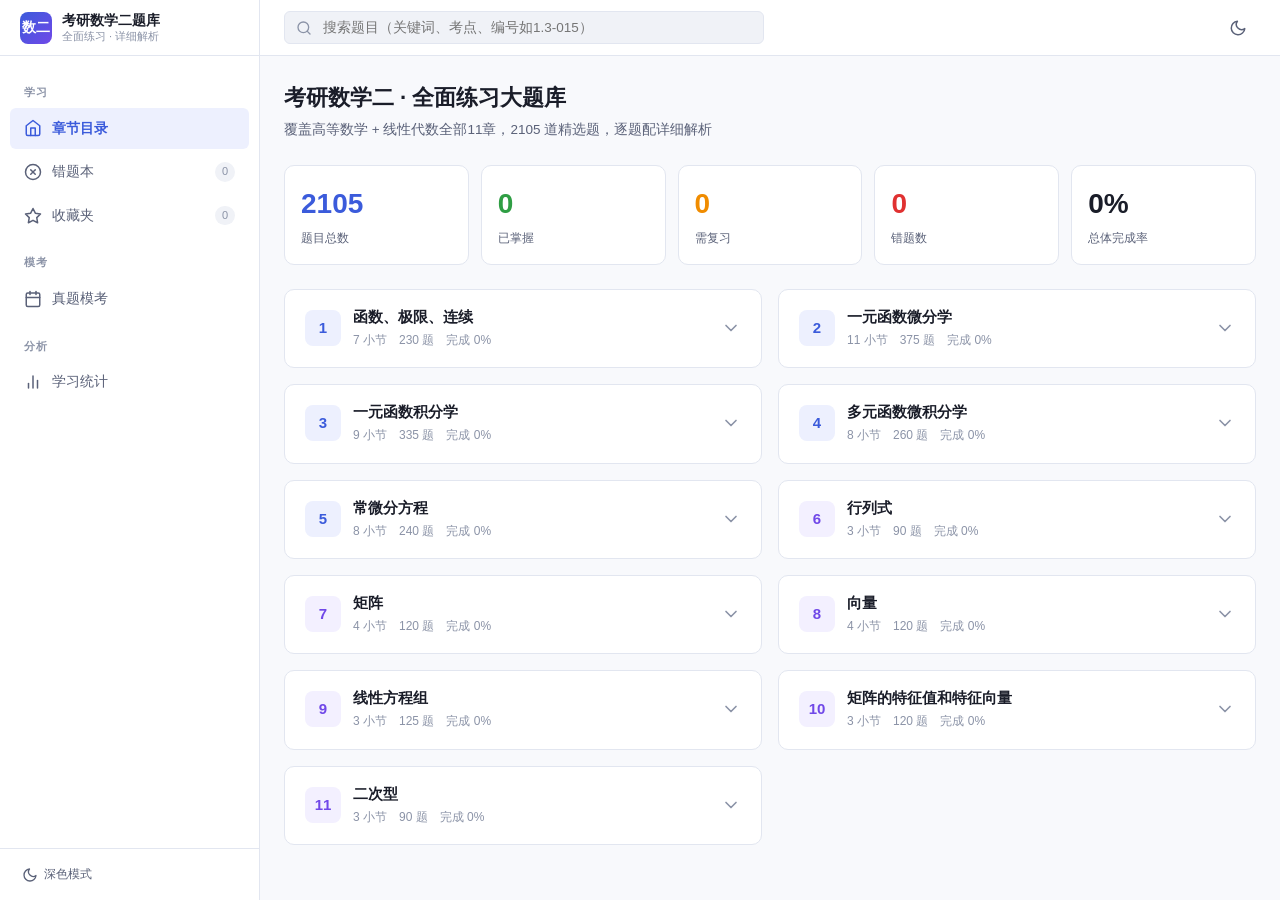
<file: index.html>
<!DOCTYPE html>
<html lang="zh-CN" data-theme="light">
<head>
  <meta charset="UTF-8">
  <meta name="viewport" content="width=device-width, initial-scale=1.0">
  <title>考研数学二全面练习大题库</title>
  <meta name="description" content="覆盖考研数学二全部11章，1200+道精选题，逐题配详细解析，支持错题本、收藏、真题模考、学习统计">
  <link rel="stylesheet" href="css/style.css">
  <link rel="preconnect" href="https://miaoda.feishu.cn">
  <link rel="stylesheet" href="https://miaoda.feishu.cn/fonts/css2?family=Noto+Sans+SC:wght@300;400;500;700&family=Noto+Serif+SC:wght@400;600;700&display=swap">
</head>
<body>

<!-- 浏览器不支持JS时的提示 -->
<noscript>
  <div style="position:fixed;inset:0;display:flex;align-items:center;justify-content:center;background:#f8f9fc;font-family:sans-serif;">
    <div style="text-align:center;max-width:400px;padding:40px;">
      <h2 style="color:#1a1d29;margin-bottom:16px;">需要启用 JavaScript</h2>
      <p style="color:#5a6178;line-height:1.6;">本题库网站需要 JavaScript 才能正常运行。请在浏览器设置中启用 JavaScript 后刷新页面。</p>
    </div>
  </div>
</noscript>

<!-- 全局错误提示 -->
<div id="global-error" style="display:none;position:fixed;inset:0;z-index:9999;background:#f8f9fc;align-items:center;justify-content:center;font-family:sans-serif;">
  <div style="text-align:center;max-width:500px;padding:40px;">
    <h2 style="color:#e03131;margin-bottom:16px;">页面加载出错</h2>
    <p id="global-error-msg" style="color:#5a6178;line-height:1.6;margin-bottom:20px;"></p>
    <button onclick="location.reload()" style="padding:10px 24px;background:#3b5bdb;color:#fff;border:none;border-radius:6px;cursor:pointer;font-size:14px;">刷新页面</button>
  </div>
</div>

<script>
// 全局错误捕获
window.addEventListener('error', function(e) {
  var errBox = document.getElementById('global-error');
  var errMsg = document.getElementById('global-error-msg');
  if (errBox && errMsg && e.message && e.message.indexOf('script') === -1) {
    errMsg.textContent = '错误信息: ' + e.message + (e.filename ? '\n文件: ' + e.filename + ':' + e.lineno : '');
    errBox.style.display = 'flex';
  }
});
</script>

<!-- 侧边栏遮罩（移动端） -->
<div class="sidebar-overlay" id="sidebar-overlay" onclick="QBApp.toggleSidebar()"></div>

<div class="app-layout">
  <!-- ========== 侧边栏 ========== -->
  <aside class="sidebar" id="sidebar">
    <div class="sidebar-header">
      <div class="sidebar-logo">数二</div>
      <div class="sidebar-title">
        考研数学二题库
        <small>全面练习 · 详细解析</small>
      </div>
    </div>

    <nav class="sidebar-nav">
      <div class="nav-section-label">学习</div>
      <div class="nav-item active" id="nav-home" onclick="QBApp.navigate('/home')">
        <svg viewBox="0 0 24 24" fill="none" stroke="currentColor" stroke-width="2" stroke-linecap="round" stroke-linejoin="round"><path d="M3 9l9-7 9 7v11a2 2 0 0 1-2 2H5a2 2 0 0 1-2-2z"/><polyline points="9 22 9 12 15 12 15 22"/></svg>
        章节目录
      </div>
      <div class="nav-item" id="nav-wrong" onclick="QBApp.navigate('/wrong')">
        <svg viewBox="0 0 24 24" fill="none" stroke="currentColor" stroke-width="2" stroke-linecap="round" stroke-linejoin="round"><circle cx="12" cy="12" r="10"/><line x1="15" y1="9" x2="9" y2="15"/><line x1="9" y1="9" x2="15" y2="15"/></svg>
        错题本
        <span class="nav-badge" id="wrong-badge">0</span>
      </div>
      <div class="nav-item" id="nav-favorites" onclick="QBApp.navigate('/favorites')">
        <svg viewBox="0 0 24 24" fill="none" stroke="currentColor" stroke-width="2" stroke-linecap="round" stroke-linejoin="round"><polygon points="12 2 15.09 8.26 22 9.27 17 14.14 18.18 21.02 12 17.77 5.82 21.02 7 14.14 2 9.27 8.91 8.26 12 2"/></svg>
        收藏夹
        <span class="nav-badge" id="fav-badge">0</span>
      </div>

      <div class="nav-section-label">模考</div>
      <div class="nav-item" id="nav-exam" onclick="QBApp.navigate('/exam')">
        <svg viewBox="0 0 24 24" fill="none" stroke="currentColor" stroke-width="2" stroke-linecap="round" stroke-linejoin="round"><rect x="3" y="4" width="18" height="18" rx="2" ry="2"/><line x1="16" y1="2" x2="16" y2="6"/><line x1="8" y1="2" x2="8" y2="6"/><line x1="3" y1="10" x2="21" y2="10"/></svg>
        真题模考
      </div>

      <div class="nav-section-label">分析</div>
      <div class="nav-item" id="nav-stats" onclick="QBApp.navigate('/stats')">
        <svg viewBox="0 0 24 24" fill="none" stroke="currentColor" stroke-width="2" stroke-linecap="round" stroke-linejoin="round"><line x1="18" y1="20" x2="18" y2="10"/><line x1="12" y1="20" x2="12" y2="4"/><line x1="6" y1="20" x2="6" y2="14"/></svg>
        学习统计
      </div>
    </nav>

    <div class="sidebar-footer">
      <button class="btn btn-ghost btn-sm w-full" onclick="QBApp.toggleTheme()" id="theme-btn">
        <svg viewBox="0 0 24 24" fill="none" stroke="currentColor" stroke-width="2" stroke-linecap="round" stroke-linejoin="round" style="width:16px;height:16px"><path d="M21 12.79A9 9 0 1 1 11.21 3 7 7 0 0 0 21 12.79z"/></svg>
        深色模式
      </button>
    </div>
  </aside>

  <!-- ========== 主内容区 ========== -->
  <main class="main-content">
    <!-- 顶部栏 -->
    <header class="topbar">
      <button class="topbar-menu-btn" onclick="QBApp.toggleSidebar()">
        <svg viewBox="0 0 24 24" fill="none" stroke="currentColor" stroke-width="2" stroke-linecap="round" stroke-linejoin="round"><line x1="3" y1="12" x2="21" y2="12"/><line x1="3" y1="6" x2="21" y2="6"/><line x1="3" y1="18" x2="21" y2="18"/></svg>
      </button>

      <div class="search-box">
        <svg viewBox="0 0 24 24" fill="none" stroke="currentColor" stroke-width="2" stroke-linecap="round" stroke-linejoin="round"><circle cx="11" cy="11" r="8"/><line x1="21" y1="21" x2="16.65" y2="16.65"/></svg>
        <input type="text" id="search-input" placeholder="搜索题目（关键词、考点、编号如1.3-015）" onkeydown="if(event.key==='Enter')QBApp.doSearch()">
      </div>

      <div class="topbar-actions">
        <button class="icon-btn" onclick="QBApp.toggleTheme()" title="切换主题">
          <svg id="theme-icon" viewBox="0 0 24 24" fill="none" stroke="currentColor" stroke-width="2" stroke-linecap="round" stroke-linejoin="round"><path d="M21 12.79A9 9 0 1 1 11.21 3 7 7 0 0 0 21 12.79z"/></svg>
        </button>
      </div>
    </header>

    <!-- 页面内容 -->
    <div class="page-content" id="app">
      <div class="loading">
        <div class="loading-spinner"></div>
        正在加载题库数据...
      </div>
    </div>
  </main>
</div>

<!-- Toast 容器 -->
<div class="toast-container" id="toast-container"></div>

<!-- ========== 数据文件（按章节加载） ========== -->
<script src="js/data/ch01.js"></script>
<script src="js/data/ch02.js"></script>
<script src="js/data/ch03.js"></script>
<script src="js/data/ch04.js"></script>
<script src="js/data/ch05.js"></script>
<script src="js/data/ch06.js"></script>
<script src="js/data/ch07.js"></script>
<script src="js/data/ch08.js"></script>
<script src="js/data/ch09.js"></script>
<script src="js/data/ch10.js"></script>
<script src="js/data/ch11.js"></script>

<!-- ========== 应用逻辑 ========== -->
<script src="js/app.js"></script>
<script src="js/views.js"></script>

<!-- ========== 初始化 ========== -->
<script>
(function() {
  'use strict';

  // 显示致命错误（带使用说明）
  function showFatalError(msg) {
    var app = document.getElementById('app');
    if (app) {
      app.innerHTML = '<div style="padding:60px 20px;text-align:center;max-width:520px;margin:0 auto;">' +
        '<h2 style="color:#e03131;margin-bottom:16px;font-size:20px;">页面加载失败</h2>' +
        '<p style="color:#5a6178;line-height:1.8;margin-bottom:20px;font-size:14px;">' + msg + '</p>' +
        '<div style="background:#fff4e6;border:1px solid #ffd8a8;border-radius:8px;padding:16px 20px;text-align:left;margin-bottom:20px;">' +
        '<p style="font-size:13px;color:#5a6178;margin-bottom:10px;font-weight:600;">正确使用方法：</p>' +
        '<ol style="font-size:13px;color:#5a6178;padding-left:20px;line-height:2;">' +
        '<li>右键点击下载的 ZIP 文件，选择「全部解压」</li>' +
        '<li>解压到任意文件夹（如桌面）</li>' +
        '<li>打开解压后的文件夹，确认里面有 index.html 和 css、js 文件夹</li>' +
        '<li>双击 index.html 在浏览器中打开</li>' +
        '</ol></div>' +
        '<p style="font-size:12px;color:#8b93a7;margin-bottom:16px;">注意：不要在 ZIP 压缩包预览窗口中直接打开，那样会导致关联文件无法加载。</p>' +
        '<button onclick="location.reload()" style="padding:10px 28px;background:#3b5bdb;color:#fff;border:none;border-radius:6px;cursor:pointer;font-size:14px;">刷新重试</button>' +
        '</div>';
    }
  }

  // 前置检查：核心模块是否加载
  if (!window.QB) {
    showFatalError('核心脚本加载失败 (app.js)。这通常是因为在压缩包预览中直接打开了文件，或文件未完整解压。');
    return;
  }
  if (!window.QBViews) {
    showFatalError('视图脚本加载失败 (views.js)。请确认已完整解压 ZIP 文件后再打开。');
    return;
  }

  const { State, Router, Utils, Data } = window.QB;

  // 应用控制器
  window.QBApp = {
    navigate(path) {
      Router.navigate(path);
      this.closeSidebar();
    },

    toggleSidebar() {
      const sidebar = document.getElementById('sidebar');
      const overlay = document.getElementById('sidebar-overlay');
      sidebar.classList.toggle('open');
      overlay.classList.toggle('show');
    },

    closeSidebar() {
      const sidebar = document.getElementById('sidebar');
      const overlay = document.getElementById('sidebar-overlay');
      sidebar.classList.remove('open');
      overlay.classList.remove('show');
    },

    toggleTheme() {
      const current = State.getTheme();
      const next = current === 'light' ? 'dark' : 'light';
      State.setTheme(next);
      this.updateThemeUI();
    },

    updateThemeUI() {
      const theme = State.getTheme();
      const icon = document.getElementById('theme-icon');
      const btn = document.getElementById('theme-btn');
      if (!icon) return;
      if (theme === 'dark') {
        icon.innerHTML = '<circle cx="12" cy="12" r="5"/><line x1="12" y1="1" x2="12" y2="3"/><line x1="12" y1="21" x2="12" y2="23"/><line x1="4.22" y1="4.22" x2="5.64" y2="5.64"/><line x1="18.36" y1="18.36" x2="19.78" y2="19.78"/><line x1="1" y1="12" x2="3" y2="12"/><line x1="21" y1="12" x2="23" y2="12"/><line x1="4.22" y1="19.78" x2="5.64" y2="18.36"/><line x1="18.36" y1="5.64" x2="19.78" y2="4.22"/>';
        if (btn) btn.innerHTML = '<svg viewBox="0 0 24 24" fill="none" stroke="currentColor" stroke-width="2" stroke-linecap="round" stroke-linejoin="round" style="width:16px;height:16px"><circle cx="12" cy="12" r="5"/><line x1="12" y1="1" x2="12" y2="3"/><line x1="12" y1="21" x2="12" y2="23"/><line x1="4.22" y1="4.22" x2="5.64" y2="5.64"/><line x1="18.36" y1="18.36" x2="19.78" y2="19.78"/><line x1="1" y1="12" x2="3" y2="12"/><line x1="21" y1="12" x2="23" y2="12"/><line x1="4.22" y1="19.78" x2="5.64" y2="18.36"/><line x1="18.36" y1="5.64" x2="19.78" y2="4.22"/></svg> 浅色模式';
      } else {
        icon.innerHTML = '<path d="M21 12.79A9 9 0 1 1 11.21 3 7 7 0 0 0 21 12.79z"/>';
        if (btn) btn.innerHTML = '<svg viewBox="0 0 24 24" fill="none" stroke="currentColor" stroke-width="2" stroke-linecap="round" stroke-linejoin="round" style="width:16px;height:16px"><path d="M21 12.79A9 9 0 1 1 11.21 3 7 7 0 0 0 21 12.79z"/></svg> 深色模式';
      }
    },

    doSearch() {
      const input = document.getElementById('search-input');
      const keyword = input.value.trim();
      if (keyword) {
        window.QBViews.doSearch(keyword);
      }
    },

    updateBadges() {
      const wrongBadge = document.getElementById('wrong-badge');
      const favBadge = document.getElementById('fav-badge');
      if (wrongBadge) wrongBadge.textContent = State.get().wrong.length;
      if (favBadge) favBadge.textContent = State.get().favorites.length;
    }
  };

  // 初始化
  function init() {
    try {
      State.load();
      const theme = State.getTheme();
      document.documentElement.setAttribute('data-theme', theme);
      QBApp.updateThemeUI();
      QBApp.updateBadges();

      const total = Data.getTotalCount();
      if (total === 0) {
        showFatalError('未检测到题目数据（共11个数据文件）。请确认已完整解压 ZIP，且 js/data/ 目录下有 ch01.js ~ ch11.js。');
        return;
      }

      Router.init();
      setInterval(() => QBApp.updateBadges(), 2000);
    } catch (e) {
      showFatalError('初始化失败: ' + e.message);
      console.error('Init error:', e);
    }
  }

  if (document.readyState === 'loading') {
    document.addEventListener('DOMContentLoaded', init);
  } else {
    init();
  }
})();
</script>

</body>
</html>
</file>
<file: css/style.css>
/* ============================================================
   考研数学二全面练习大题库 - 样式表
   ============================================================ */

/* ---------- CSS 变量：浅色主题 ---------- */
:root {
  --bg-primary: #f8f9fc;
  --bg-secondary: #ffffff;
  --bg-tertiary: #f0f2f7;
  --bg-hover: #e8ecf4;
  --bg-active: #dde3f0;
  --text-primary: #1a1d29;
  --text-secondary: #5a6178;
  --text-tertiary: #8b93a7;
  --border-color: #e2e6f0;
  --border-light: #eef0f6;
  --accent: #3b5bdb;
  --accent-light: #5c7cfa;
  --accent-bg: #edf0fe;
  --accent-bg-hover: #e0e5fd;
  --success: #2f9e44;
  --success-bg: #ebfbee;
  --warning: #f08c00;
  --warning-bg: #fff4e6;
  --danger: #e03131;
  --danger-bg: #fff5f5;
  --info: #15aabf;
  --info-bg: #e3fafc;
  --purple: #7048e8;
  --purple-bg: #f3f0ff;
  --shadow-sm: 0 1px 3px rgba(0,0,0,0.06);
  --shadow-md: 0 4px 12px rgba(0,0,0,0.08);
  --shadow-lg: 0 8px 30px rgba(0,0,0,0.12);
  --radius-sm: 6px;
  --radius-md: 10px;
  --radius-lg: 16px;
  --sidebar-width: 260px;
  --header-height: 56px;
  --font-sans: "Noto Sans SC", -apple-system, BlinkMacSystemFont, "Segoe UI", "PingFang SC", "Microsoft YaHei", sans-serif;
  --font-mono: "JetBrains Mono", "Fira Code", "Consolas", monospace;
  --font-serif: "Noto Serif SC", "Songti SC", "SimSun", serif;
}

/* ---------- 深色主题 ---------- */
[data-theme="dark"] {
  --bg-primary: #0f1117;
  --bg-secondary: #181b24;
  --bg-tertiary: #1f2330;
  --bg-hover: #262b3a;
  --bg-active: #2e3447;
  --text-primary: #e8eaf0;
  --text-secondary: #a0a6b8;
  --text-tertiary: #6b7280;
  --border-color: #2a2f3e;
  --border-light: #222633;
  --accent: #6c8cff;
  --accent-light: #8ba4ff;
  --accent-bg: #1a2040;
  --accent-bg-hover: #222a55;
  --success: #51cf66;
  --success-bg: #14301a;
  --warning: #ffa94d;
  --warning-bg: #3a2a10;
  --danger: #ff6b6b;
  --danger-bg: #3a1515;
  --info: #4dd4e8;
  --info-bg: #0e2e35;
  --purple: #9775fa;
  --purple-bg: #231a40;
  --shadow-sm: 0 1px 3px rgba(0,0,0,0.3);
  --shadow-md: 0 4px 12px rgba(0,0,0,0.4);
  --shadow-lg: 0 8px 30px rgba(0,0,0,0.5);
}

/* ---------- 全局重置 ---------- */
*, *::before, *::after { box-sizing: border-box; margin: 0; padding: 0; }
html { font-size: 15px; -webkit-text-size-adjust: 100%; scroll-behavior: smooth; }
body {
  font-family: var(--font-sans);
  background: var(--bg-primary);
  color: var(--text-primary);
  line-height: 1.6;
  min-height: 100vh;
  transition: background 0.3s, color 0.3s;
}
a { color: var(--accent); text-decoration: none; }
a:hover { text-decoration: underline; }
button { font-family: inherit; cursor: pointer; border: none; background: none; color: inherit; }
input, select, textarea { font-family: inherit; font-size: inherit; color: inherit; }
ul, ol { list-style: none; }
img { max-width: 100%; }

/* ---------- 布局 ---------- */
.app-layout { display: flex; min-height: 100vh; }

/* 侧边栏 */
.sidebar {
  width: var(--sidebar-width);
  background: var(--bg-secondary);
  border-right: 1px solid var(--border-color);
  position: fixed;
  top: 0; left: 0; bottom: 0;
  display: flex;
  flex-direction: column;
  z-index: 100;
  transition: transform 0.3s ease;
}
.sidebar-header {
  height: var(--header-height);
  display: flex;
  align-items: center;
  padding: 0 20px;
  border-bottom: 1px solid var(--border-color);
  gap: 10px;
}
.sidebar-logo {
  width: 32px; height: 32px;
  background: linear-gradient(135deg, var(--accent), var(--purple));
  border-radius: 8px;
  display: flex; align-items: center; justify-content: center;
  color: #fff; font-weight: 700; font-size: 14px;
  flex-shrink: 0;
}
.sidebar-title { font-size: 14px; font-weight: 700; line-height: 1.3; }
.sidebar-title small { display: block; font-size: 11px; font-weight: 400; color: var(--text-tertiary); }

.sidebar-nav { flex: 1; overflow-y: auto; padding: 12px 10px; }
.sidebar-nav::-webkit-scrollbar { width: 4px; }
.sidebar-nav::-webkit-scrollbar-thumb { background: var(--border-color); border-radius: 2px; }

.nav-item {
  display: flex; align-items: center; gap: 10px;
  padding: 10px 14px;
  border-radius: var(--radius-sm);
  color: var(--text-secondary);
  font-size: 13.5px;
  cursor: pointer;
  transition: all 0.15s;
  margin-bottom: 2px;
}
.nav-item:hover { background: var(--bg-hover); color: var(--text-primary); }
.nav-item.active { background: var(--accent-bg); color: var(--accent); font-weight: 600; }
.nav-item svg { width: 18px; height: 18px; flex-shrink: 0; }
.nav-badge {
  margin-left: auto;
  background: var(--bg-tertiary);
  color: var(--text-tertiary);
  font-size: 11px;
  padding: 1px 7px;
  border-radius: 10px;
  font-weight: 500;
}
.nav-item.active .nav-badge { background: var(--accent); color: #fff; }

.nav-section-label {
  font-size: 11px;
  text-transform: uppercase;
  letter-spacing: 0.5px;
  color: var(--text-tertiary);
  padding: 16px 14px 6px;
  font-weight: 600;
}

.sidebar-footer {
  padding: 12px;
  border-top: 1px solid var(--border-color);
  display: flex;
  gap: 8px;
}

/* 主内容区 */
.main-content {
  margin-left: var(--sidebar-width);
  flex: 1;
  min-height: 100vh;
  display: flex;
  flex-direction: column;
}

/* 顶部栏 */
.topbar {
  height: var(--header-height);
  background: var(--bg-secondary);
  border-bottom: 1px solid var(--border-color);
  display: flex;
  align-items: center;
  padding: 0 24px;
  gap: 16px;
  position: sticky;
  top: 0;
  z-index: 50;
}
.topbar-menu-btn {
  display: none;
  width: 36px; height: 36px;
  align-items: center; justify-content: center;
  border-radius: var(--radius-sm);
  color: var(--text-secondary);
}
.topbar-menu-btn:hover { background: var(--bg-hover); }
.topbar-menu-btn svg { width: 20px; height: 20px; }

.search-box {
  flex: 1;
  max-width: 480px;
  position: relative;
}
.search-box input {
  width: 100%;
  padding: 8px 14px 8px 38px;
  border: 1px solid var(--border-color);
  border-radius: var(--radius-sm);
  background: var(--bg-tertiary);
  font-size: 13.5px;
  outline: none;
  transition: all 0.2s;
}
.search-box input:focus {
  border-color: var(--accent);
  background: var(--bg-secondary);
  box-shadow: 0 0 0 3px var(--accent-bg);
}
.search-box svg {
  position: absolute;
  left: 12px; top: 50%;
  transform: translateY(-50%);
  width: 16px; height: 16px;
  color: var(--text-tertiary);
}

.topbar-actions { margin-left: auto; display: flex; align-items: center; gap: 8px; }
.icon-btn {
  width: 36px; height: 36px;
  display: flex; align-items: center; justify-content: center;
  border-radius: var(--radius-sm);
  color: var(--text-secondary);
  transition: all 0.15s;
  position: relative;
}
.icon-btn:hover { background: var(--bg-hover); color: var(--text-primary); }
.icon-btn svg { width: 18px; height: 18px; }
.icon-btn .dot {
  position: absolute;
  top: 7px; right: 7px;
  width: 8px; height: 8px;
  background: var(--danger);
  border-radius: 50%;
  border: 2px solid var(--bg-secondary);
}

/* 内容区 */
.page-content {
  flex: 1;
  padding: 24px;
  max-width: 1200px;
  width: 100%;
  margin: 0 auto;
}

/* ---------- 通用组件 ---------- */
.page-header { margin-bottom: 24px; }
.page-title { font-size: 22px; font-weight: 700; margin-bottom: 4px; }
.page-subtitle { font-size: 13.5px; color: var(--text-secondary); }

.btn {
  display: inline-flex;
  align-items: center;
  gap: 6px;
  padding: 8px 16px;
  border-radius: var(--radius-sm);
  font-size: 13.5px;
  font-weight: 500;
  transition: all 0.15s;
  white-space: nowrap;
}
.btn svg { width: 16px; height: 16px; }
.btn-primary { background: var(--accent); color: #fff; }
.btn-primary:hover { background: var(--accent-light); }
.btn-secondary { background: var(--bg-tertiary); color: var(--text-primary); border: 1px solid var(--border-color); }
.btn-secondary:hover { background: var(--bg-hover); }
.btn-ghost { color: var(--text-secondary); }
.btn-ghost:hover { background: var(--bg-hover); color: var(--text-primary); }
.btn-danger { background: var(--danger-bg); color: var(--danger); }
.btn-danger:hover { background: var(--danger); color: #fff; }
.btn-sm { padding: 5px 10px; font-size: 12px; }
.btn-lg { padding: 12px 24px; font-size: 15px; }
.btn-block { width: 100%; justify-content: center; }

.badge {
  display: inline-flex;
  align-items: center;
  padding: 2px 8px;
  border-radius: 4px;
  font-size: 11.5px;
  font-weight: 600;
  white-space: nowrap;
}
.badge-basic { background: var(--info-bg); color: var(--info); }
.badge-intermediate { background: var(--success-bg); color: var(--success); }
.badge-hard { background: var(--warning-bg); color: var(--warning); }
.badge-exam { background: var(--purple-bg); color: var(--purple); }
.badge-choice { background: var(--accent-bg); color: var(--accent); }
.badge-fill { background: var(--success-bg); color: var(--success); }
.badge-answer { background: var(--warning-bg); color: var(--warning); }

.card {
  background: var(--bg-secondary);
  border: 1px solid var(--border-color);
  border-radius: var(--radius-md);
  padding: 20px;
  transition: all 0.2s;
}
.card-hover:hover { box-shadow: var(--shadow-md); border-color: var(--accent); transform: translateY(-1px); }

/* ---------- 首页：章节目录 ---------- */
.chapter-grid {
  display: grid;
  grid-template-columns: repeat(auto-fill, minmax(340px, 1fr));
  gap: 16px;
}
.chapter-card {
  background: var(--bg-secondary);
  border: 1px solid var(--border-color);
  border-radius: var(--radius-md);
  overflow: hidden;
  transition: all 0.2s;
}
.chapter-card:hover { box-shadow: var(--shadow-md); }
.chapter-card-header {
  padding: 16px 20px;
  display: flex;
  align-items: center;
  gap: 12px;
  cursor: pointer;
  border-bottom: 1px solid transparent;
  transition: background 0.15s;
}
.chapter-card-header:hover { background: var(--bg-hover); }
.chapter-number {
  width: 36px; height: 36px;
  border-radius: 8px;
  display: flex; align-items: center; justify-content: center;
  font-weight: 700; font-size: 15px;
  flex-shrink: 0;
}
.chapter-number.calculus { background: var(--accent-bg); color: var(--accent); }
.chapter-number.algebra { background: var(--purple-bg); color: var(--purple); }
.chapter-info { flex: 1; min-width: 0; }
.chapter-name { font-size: 14.5px; font-weight: 600; margin-bottom: 2px; }
.chapter-meta { font-size: 12px; color: var(--text-tertiary); display: flex; gap: 12px; }
.chapter-expand-icon {
  width: 20px; height: 20px;
  color: var(--text-tertiary);
  transition: transform 0.2s;
  flex-shrink: 0;
}
.chapter-card.expanded .chapter-expand-icon { transform: rotate(180deg); }
.chapter-card.expanded .chapter-card-header { border-bottom-color: var(--border-color); }

.chapter-sections {
  max-height: 0;
  overflow: hidden;
  transition: max-height 0.3s ease;
}
.chapter-card.expanded .chapter-sections { max-height: 600px; }
.section-row {
  display: flex;
  align-items: center;
  padding: 10px 20px 10px 68px;
  gap: 10px;
  cursor: pointer;
  transition: background 0.15s;
  border-bottom: 1px solid var(--border-light);
}
.section-row:last-child { border-bottom: none; }
.section-row:hover { background: var(--bg-hover); }
.section-id { font-size: 12px; color: var(--text-tertiary); font-family: var(--font-mono); width: 36px; flex-shrink: 0; }
.section-name { flex: 1; font-size: 13px; }
.section-count { font-size: 11.5px; color: var(--text-tertiary); }
.section-progress-bar {
  width: 60px; height: 4px;
  background: var(--bg-tertiary);
  border-radius: 2px;
  overflow: hidden;
}
.section-progress-fill {
  height: 100%;
  background: var(--accent);
  border-radius: 2px;
  transition: width 0.3s;
}

/* 统计概览 */
.stats-overview {
  display: grid;
  grid-template-columns: repeat(auto-fit, minmax(160px, 1fr));
  gap: 12px;
  margin-bottom: 24px;
}
.stat-card {
  background: var(--bg-secondary);
  border: 1px solid var(--border-color);
  border-radius: var(--radius-md);
  padding: 16px;
}
.stat-value { font-size: 28px; font-weight: 700; margin-bottom: 2px; }
.stat-label { font-size: 12px; color: var(--text-secondary); }
.stat-card.primary .stat-value { color: var(--accent); }
.stat-card.success .stat-value { color: var(--success); }
.stat-card.warning .stat-value { color: var(--warning); }
.stat-card.danger .stat-value { color: var(--danger); }

/* ---------- 小节练习页 ---------- */
.section-header {
  display: flex;
  align-items: flex-start;
  justify-content: space-between;
  margin-bottom: 20px;
  flex-wrap: wrap;
  gap: 12px;
}
.section-header-info h2 { font-size: 20px; font-weight: 700; margin-bottom: 4px; }
.section-header-info p { font-size: 13px; color: var(--text-secondary); }

.filter-bar {
  display: flex;
  align-items: center;
  gap: 10px;
  flex-wrap: wrap;
  margin-bottom: 20px;
  padding: 14px 16px;
  background: var(--bg-secondary);
  border: 1px solid var(--border-color);
  border-radius: var(--radius-md);
}
.filter-group { display: flex; align-items: center; gap: 6px; }
.filter-label { font-size: 12.5px; color: var(--text-secondary); font-weight: 500; }
.filter-chip {
  padding: 4px 12px;
  border-radius: 14px;
  font-size: 12.5px;
  background: var(--bg-tertiary);
  color: var(--text-secondary);
  cursor: pointer;
  transition: all 0.15s;
  border: 1px solid transparent;
}
.filter-chip:hover { background: var(--bg-hover); }
.filter-chip.active { background: var(--accent-bg); color: var(--accent); border-color: var(--accent); font-weight: 500; }

/* 题目列表 */
.question-list { display: flex; flex-direction: column; gap: 12px; }
.question-item {
  background: var(--bg-secondary);
  border: 1px solid var(--border-color);
  border-radius: var(--radius-md);
  padding: 16px 20px;
  cursor: pointer;
  transition: all 0.15s;
  position: relative;
}
.question-item:hover { border-color: var(--accent); box-shadow: var(--shadow-sm); }
.question-item.mastered { border-left: 3px solid var(--success); }
.question-item.review { border-left: 3px solid var(--warning); }
.question-item.unmastered { border-left: 3px solid var(--border-color); }
.question-item.wrong { border-left: 3px solid var(--danger); }

.question-item-header {
  display: flex;
  align-items: center;
  gap: 8px;
  margin-bottom: 8px;
  flex-wrap: wrap;
}
.question-id {
  font-family: var(--font-mono);
  font-size: 12px;
  color: var(--text-tertiary);
  font-weight: 500;
}
.question-topic { font-size: 12.5px; color: var(--text-secondary); }
.question-item-body {
  font-size: 14px;
  line-height: 1.7;
  color: var(--text-primary);
  display: -webkit-box;
  -webkit-line-clamp: 2;
  -webkit-box-orient: vertical;
  overflow: hidden;
}
.question-item-footer {
  display: flex;
  align-items: center;
  gap: 8px;
  margin-top: 10px;
  padding-top: 10px;
  border-top: 1px solid var(--border-light);
}
.status-tag {
  font-size: 11px;
  padding: 2px 8px;
  border-radius: 4px;
  font-weight: 500;
}
.status-tag.mastered { background: var(--success-bg); color: var(--success); }
.status-tag.review { background: var(--warning-bg); color: var(--warning); }
.status-tag.unmastered { background: var(--bg-tertiary); color: var(--text-tertiary); }

/* ---------- 题目详情页 ---------- */
.question-detail {
  background: var(--bg-secondary);
  border: 1px solid var(--border-color);
  border-radius: var(--radius-md);
  overflow: hidden;
}
.question-detail-header {
  padding: 20px 24px;
  border-bottom: 1px solid var(--border-color);
  display: flex;
  align-items: center;
  justify-content: space-between;
  flex-wrap: wrap;
  gap: 12px;
}
.question-detail-title {
  display: flex;
  align-items: center;
  gap: 10px;
  flex-wrap: wrap;
}
.question-detail-title h2 { font-size: 18px; font-weight: 700; }
.question-detail-actions { display: flex; gap: 8px; }

.question-detail-body { padding: 24px; }
.question-text {
  font-size: 15.5px;
  line-height: 1.9;
  margin-bottom: 24px;
  padding: 16px 20px;
  background: var(--bg-tertiary);
  border-radius: var(--radius-sm);
  border-left: 3px solid var(--accent);
}
.question-options { margin-bottom: 24px; }
.question-option {
  display: flex;
  align-items: flex-start;
  gap: 10px;
  padding: 10px 16px;
  margin-bottom: 6px;
  border-radius: var(--radius-sm);
  cursor: pointer;
  transition: background 0.15s;
  font-size: 14.5px;
}
.question-option:hover { background: var(--bg-hover); }
.question-option.selected { background: var(--accent-bg); }
.question-option.correct { background: var(--success-bg); }
.question-option.incorrect { background: var(--danger-bg); }
.option-label {
  width: 24px; height: 24px;
  border-radius: 50%;
  background: var(--bg-tertiary);
  display: flex; align-items: center; justify-content: center;
  font-size: 12px; font-weight: 600;
  flex-shrink: 0;
}
.question-option.selected .option-label { background: var(--accent); color: #fff; }
.question-option.correct .option-label { background: var(--success); color: #fff; }
.question-option.incorrect .option-label { background: var(--danger); color: #fff; }

/* 答案区域 */
.answer-section {
  border-top: 1px solid var(--border-color);
  padding-top: 20px;
}
.answer-toggle {
  display: flex;
  align-items: center;
  gap: 8px;
  padding: 10px 16px;
  background: var(--accent-bg);
  color: var(--accent);
  border-radius: var(--radius-sm);
  font-weight: 600;
  font-size: 14px;
  cursor: pointer;
  transition: all 0.15s;
}
.answer-toggle:hover { background: var(--accent-bg-hover); }
.answer-toggle svg { width: 16px; height: 16px; transition: transform 0.2s; }
.answer-section.show .answer-toggle svg { transform: rotate(180deg); }

.answer-content {
  max-height: 0;
  overflow: hidden;
  transition: max-height 0.3s ease;
}
.answer-section.show .answer-content { max-height: 5000px; }
.answer-inner { padding-top: 16px; }

.answer-block { margin-bottom: 20px; }
.answer-block-title {
  font-size: 14px;
  font-weight: 700;
  color: var(--accent);
  margin-bottom: 8px;
  display: flex;
  align-items: center;
  gap: 6px;
}
.answer-block-title svg { width: 16px; height: 16px; }
.answer-block-content {
  font-size: 14.5px;
  line-height: 1.9;
  padding: 12px 16px;
  background: var(--bg-tertiary);
  border-radius: var(--radius-sm);
}

.solution-steps { counter-reset: step; }
.solution-step {
  display: flex;
  gap: 12px;
  margin-bottom: 12px;
  padding: 12px 16px;
  background: var(--bg-tertiary);
  border-radius: var(--radius-sm);
  font-size: 14px;
  line-height: 1.8;
}
.step-number {
  width: 24px; height: 24px;
  border-radius: 50%;
  background: var(--accent);
  color: #fff;
  display: flex; align-items: center; justify-content: center;
  font-size: 12px; font-weight: 700;
  flex-shrink: 0;
  margin-top: 2px;
}
.step-content { flex: 1; }

.key-points { margin-top: 12px; }
.key-point {
  display: flex;
  align-items: flex-start;
  gap: 8px;
  padding: 8px 12px;
  margin-bottom: 6px;
  border-radius: var(--radius-sm);
  font-size: 13px;
  line-height: 1.6;
}
.key-point.key { background: var(--accent-bg); color: var(--accent); }
.key-point.error { background: var(--danger-bg); color: var(--danger); }
.key-point.tip { background: var(--success-bg); color: var(--success); }
.key-point-label { font-weight: 700; flex-shrink: 0; }

.method-summary {
  padding: 14px 18px;
  background: linear-gradient(135deg, var(--accent-bg), var(--purple-bg));
  border-radius: var(--radius-sm);
  font-size: 14px;
  line-height: 1.7;
  border-left: 3px solid var(--accent);
}
.method-summary strong { color: var(--accent); }

/* 题目导航 */
.question-nav {
  display: flex;
  align-items: center;
  justify-content: space-between;
  margin-top: 20px;
  padding: 16px 20px;
  background: var(--bg-secondary);
  border: 1px solid var(--border-color);
  border-radius: var(--radius-md);
}
.question-nav-info { font-size: 13px; color: var(--text-secondary); }

/* 状态标记按钮组 */
.status-buttons { display: flex; gap: 6px; }
.status-btn {
  padding: 5px 12px;
  border-radius: var(--radius-sm);
  font-size: 12px;
  font-weight: 500;
  border: 1px solid var(--border-color);
  background: var(--bg-secondary);
  color: var(--text-secondary);
  transition: all 0.15s;
}
.status-btn:hover { background: var(--bg-hover); }
.status-btn.active.mastered { background: var(--success); color: #fff; border-color: var(--success); }
.status-btn.active.review { background: var(--warning); color: #fff; border-color: var(--warning); }
.status-btn.active.unmastered { background: var(--bg-tertiary); color: var(--text-primary); border-color: var(--text-tertiary); }

/* ---------- 错题本 / 收藏夹 ---------- */
.empty-state {
  text-align: center;
  padding: 60px 20px;
  color: var(--text-tertiary);
}
.empty-state svg { width: 64px; height: 64px; margin-bottom: 16px; opacity: 0.4; }
.empty-state h3 { font-size: 16px; margin-bottom: 6px; color: var(--text-secondary); }
.empty-state p { font-size: 13px; }

/* ---------- 真题模考 ---------- */
.exam-year-grid {
  display: grid;
  grid-template-columns: repeat(auto-fill, minmax(200px, 1fr));
  gap: 12px;
}
.exam-year-card {
  background: var(--bg-secondary);
  border: 1px solid var(--border-color);
  border-radius: var(--radius-md);
  padding: 20px;
  text-align: center;
  cursor: pointer;
  transition: all 0.2s;
}
.exam-year-card:hover { border-color: var(--accent); box-shadow: var(--shadow-md); transform: translateY(-2px); }
.exam-year { font-size: 28px; font-weight: 700; color: var(--accent); margin-bottom: 4px; }
.exam-year-label { font-size: 13px; color: var(--text-secondary); margin-bottom: 12px; }
.exam-year-meta { font-size: 11.5px; color: var(--text-tertiary); display: flex; justify-content: center; gap: 12px; }

.exam-timer {
  font-size: 32px;
  font-weight: 700;
  font-family: var(--font-mono);
  color: var(--accent);
  text-align: center;
  padding: 16px;
  background: var(--bg-secondary);
  border: 1px solid var(--border-color);
  border-radius: var(--radius-md);
  margin-bottom: 20px;
}
.exam-timer.warning { color: var(--warning); }
.exam-timer.danger { color: var(--danger); animation: pulse 1s infinite; }
@keyframes pulse { 0%,100% { opacity: 1; } 50% { opacity: 0.5; } }

/* ---------- 学习统计 ---------- */
.stats-grid {
  display: grid;
  grid-template-columns: repeat(auto-fit, minmax(300px, 1fr));
  gap: 16px;
  margin-bottom: 24px;
}
.chart-card {
  background: var(--bg-secondary);
  border: 1px solid var(--border-color);
  border-radius: var(--radius-md);
  padding: 20px;
}
.chart-card-title {
  font-size: 14px;
  font-weight: 600;
  margin-bottom: 16px;
  color: var(--text-primary);
}
.chart-container { width: 100%; height: 280px; }

.chapter-progress-list { display: flex; flex-direction: column; gap: 10px; }
.chapter-progress-item {
  display: flex;
  align-items: center;
  gap: 12px;
}
.chapter-progress-name {
  width: 120px;
  font-size: 13px;
  flex-shrink: 0;
  overflow: hidden;
  text-overflow: ellipsis;
  white-space: nowrap;
}
.chapter-progress-track {
  flex: 1;
  height: 8px;
  background: var(--bg-tertiary);
  border-radius: 4px;
  overflow: hidden;
}
.chapter-progress-fill {
  height: 100%;
  border-radius: 4px;
  transition: width 0.5s;
}
.chapter-progress-text {
  width: 50px;
  text-align: right;
  font-size: 12px;
  color: var(--text-secondary);
  font-family: var(--font-mono);
}

.weak-section-list { display: flex; flex-direction: column; gap: 8px; }
.weak-section-item {
  display: flex;
  align-items: center;
  gap: 10px;
  padding: 10px 14px;
  background: var(--danger-bg);
  border-radius: var(--radius-sm);
  font-size: 13px;
}
.weak-section-id { font-family: var(--font-mono); font-size: 12px; color: var(--danger); font-weight: 600; }
.weak-section-name { flex: 1; }
.weak-section-rate { font-weight: 700; color: var(--danger); }

/* ---------- 数学公式渲染 ---------- */
.math { font-family: var(--font-serif); font-style: italic; }
.math sup, .math sub { font-style: normal; }
.math .frac {
  display: inline-flex;
  flex-direction: column;
  align-items: center;
  vertical-align: middle;
  margin: 0 2px;
  font-size: 0.9em;
}
.math .frac .num {
  border-bottom: 1.5px solid currentColor;
  padding: 0 4px 2px;
  line-height: 1.2;
}
.math .frac .den {
  padding: 2px 4px 0;
  line-height: 1.2;
}
.math .sqrt {
  border-top: 1.5px solid currentColor;
  padding: 2px 4px 0;
  margin-left: 2px;
  position: relative;
}
.math .sqrt::before {
  content: "√";
  position: absolute;
  left: -14px;
  top: -2px;
}
.math .matrix {
  display: inline-grid;
  border-left: 2px solid currentColor;
  border-right: 2px solid currentColor;
  padding: 4px 8px;
  margin: 0 4px;
  vertical-align: middle;
  gap: 4px 12px;
}
.math .mrow { display: contents; }
.math .mcell { text-align: center; font-style: italic; }
.math .piecewise {
  display: inline-flex;
  align-items: center;
  margin: 0 4px;
}
.math .piecewise::before {
  content: "{";
  font-size: 2em;
  margin-right: 4px;
  line-height: 1;
}
.math .prow {
  display: flex;
  gap: 12px;
  padding: 1px 0;
}
.math .pval { min-width: 60px; }
.math .pcond { color: var(--text-secondary); font-style: normal; font-size: 0.9em; }

/* 行内数学 */
.question-text, .answer-block-content, .solution-step, .question-item-body, .question-option {
  font-family: var(--font-sans);
}
.question-text .math, .answer-block-content .math, .solution-step .math {
  font-family: var(--font-serif);
}

/* ---------- 响应式 ---------- */
@media (max-width: 900px) {
  .sidebar {
    transform: translateX(-100%);
    box-shadow: var(--shadow-lg);
  }
  .sidebar.open { transform: translateX(0); }
  .main-content { margin-left: 0; }
  .topbar-menu-btn { display: flex; }
  .sidebar-overlay {
    display: none;
    position: fixed;
    inset: 0;
    background: rgba(0,0,0,0.4);
    z-index: 99;
  }
  .sidebar-overlay.show { display: block; }
  .page-content { padding: 16px; }
  .chapter-grid { grid-template-columns: 1fr; }
  .stats-overview { grid-template-columns: repeat(2, 1fr); }
}

@media (max-width: 600px) {
  html { font-size: 14px; }
  .page-title { font-size: 18px; }
  .filter-bar { padding: 10px 12px; }
  .question-detail-body { padding: 16px; }
  .question-text { font-size: 14.5px; padding: 12px 14px; }
  .stats-overview { grid-template-columns: 1fr 1fr; }
  .exam-year-grid { grid-template-columns: repeat(2, 1fr); }
}

/* ---------- 工具类 ---------- */
.hidden { display: none !important; }
.flex { display: flex; }
.flex-center { display: flex; align-items: center; justify-content: center; }
.flex-between { display: flex; align-items: center; justify-content: space-between; }
.gap-8 { gap: 8px; }
.gap-12 { gap: 12px; }
.gap-16 { gap: 16px; }
.mt-8 { margin-top: 8px; }
.mt-16 { margin-top: 16px; }
.mt-24 { margin-top: 24px; }
.mb-8 { margin-bottom: 8px; }
.mb-16 { margin-bottom: 16px; }
.mb-24 { margin-bottom: 24px; }
.text-center { text-align: center; }
.text-secondary { color: var(--text-secondary); }
.text-tertiary { color: var(--text-tertiary); }
.text-accent { color: var(--accent); }
.font-mono { font-family: var(--font-mono); }
.w-full { width: 100%; }

/* 滚动条 */
::-webkit-scrollbar { width: 6px; height: 6px; }
::-webkit-scrollbar-track { background: transparent; }
::-webkit-scrollbar-thumb { background: var(--border-color); border-radius: 3px; }
::-webkit-scrollbar-thumb:hover { background: var(--text-tertiary); }

/* 加载动画 */
.loading {
  display: flex;
  align-items: center;
  justify-content: center;
  padding: 40px;
  color: var(--text-tertiary);
  font-size: 14px;
}
.loading-spinner {
  width: 24px; height: 24px;
  border: 2px solid var(--border-color);
  border-top-color: var(--accent);
  border-radius: 50%;
  animation: spin 0.8s linear infinite;
  margin-right: 10px;
}
@keyframes spin { to { transform: rotate(360deg); } }

/* Toast 通知 */
.toast-container {
  position: fixed;
  top: 70px;
  right: 20px;
  z-index: 1000;
  display: flex;
  flex-direction: column;
  gap: 8px;
}
.toast {
  padding: 12px 20px;
  border-radius: var(--radius-sm);
  background: var(--bg-secondary);
  border: 1px solid var(--border-color);
  box-shadow: var(--shadow-md);
  font-size: 13.5px;
  display: flex;
  align-items: center;
  gap: 8px;
  animation: slideIn 0.3s ease;
  max-width: 320px;
}
.toast.success { border-left: 3px solid var(--success); }
.toast.error { border-left: 3px solid var(--danger); }
.toast.info { border-left: 3px solid var(--info); }
@keyframes slideIn {
  from { transform: translateX(100%); opacity: 0; }
  to { transform: translateX(0); opacity: 1; }
}
</file>
